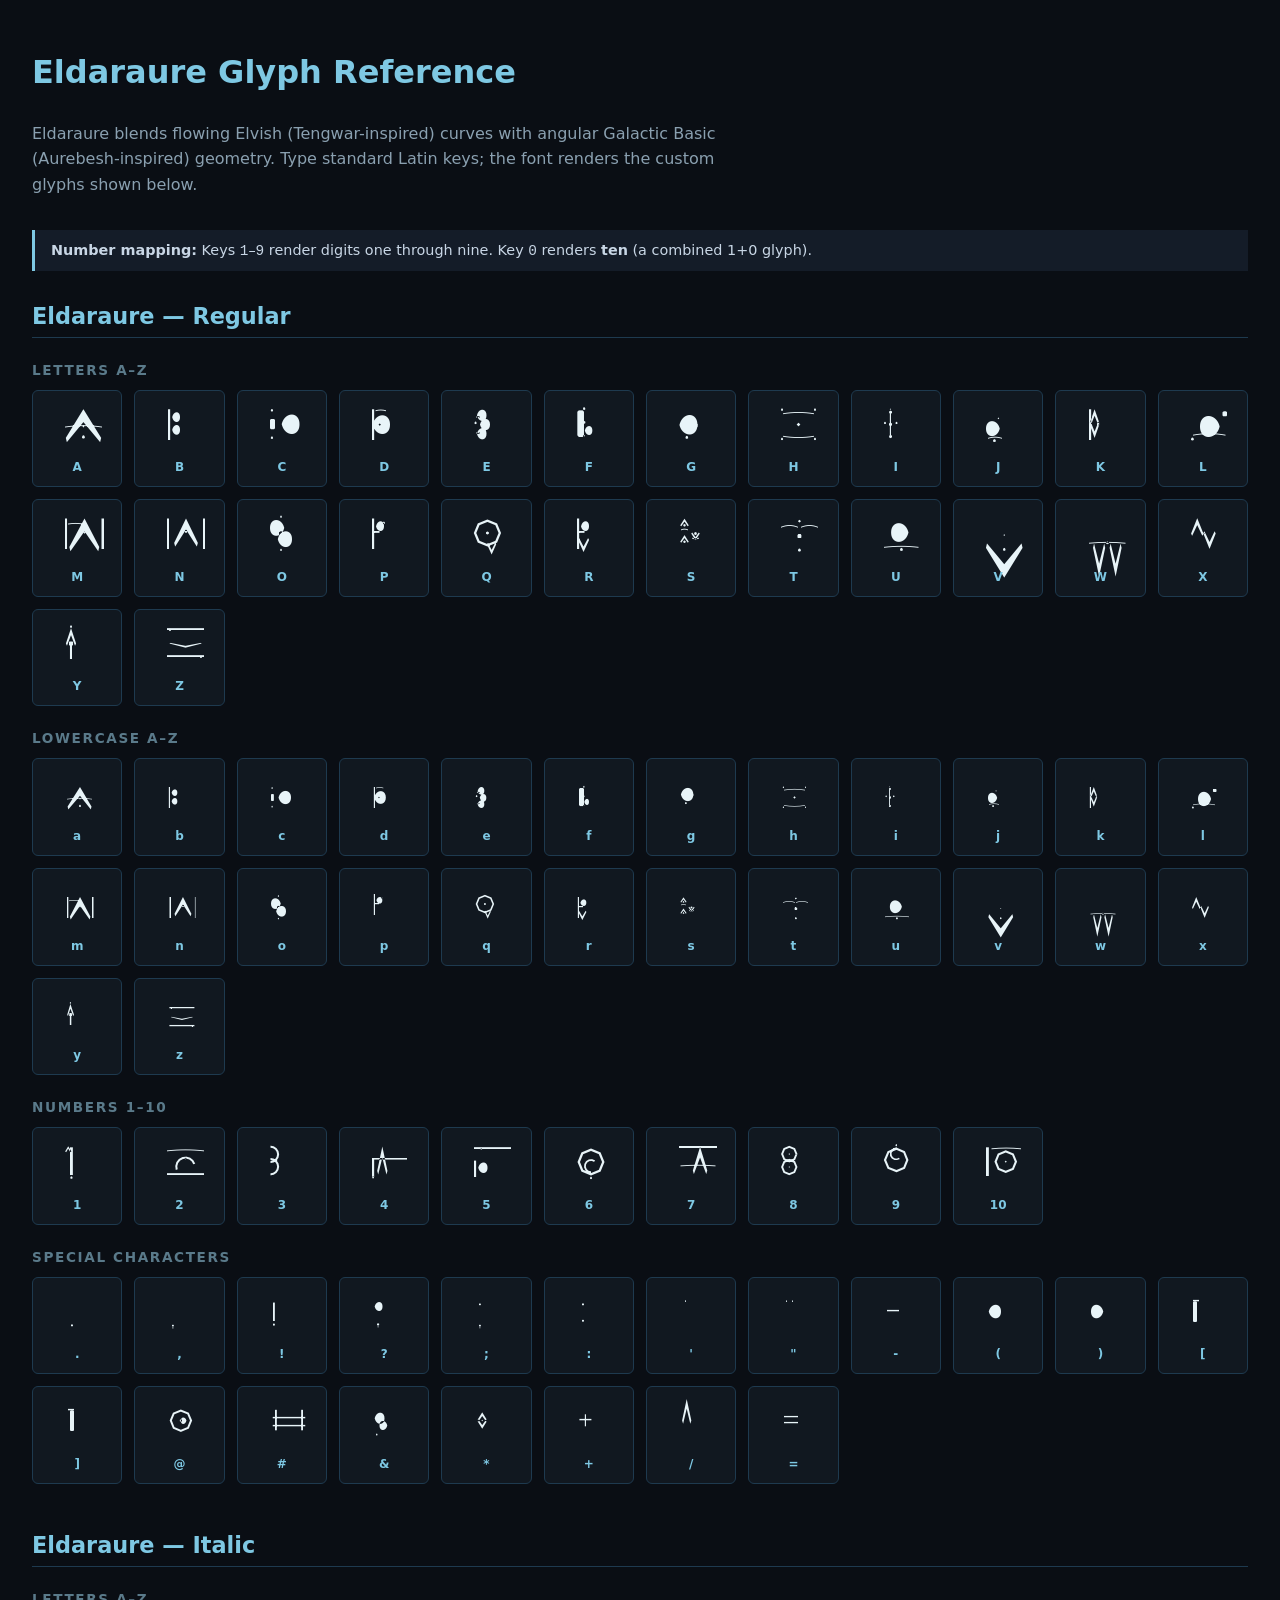
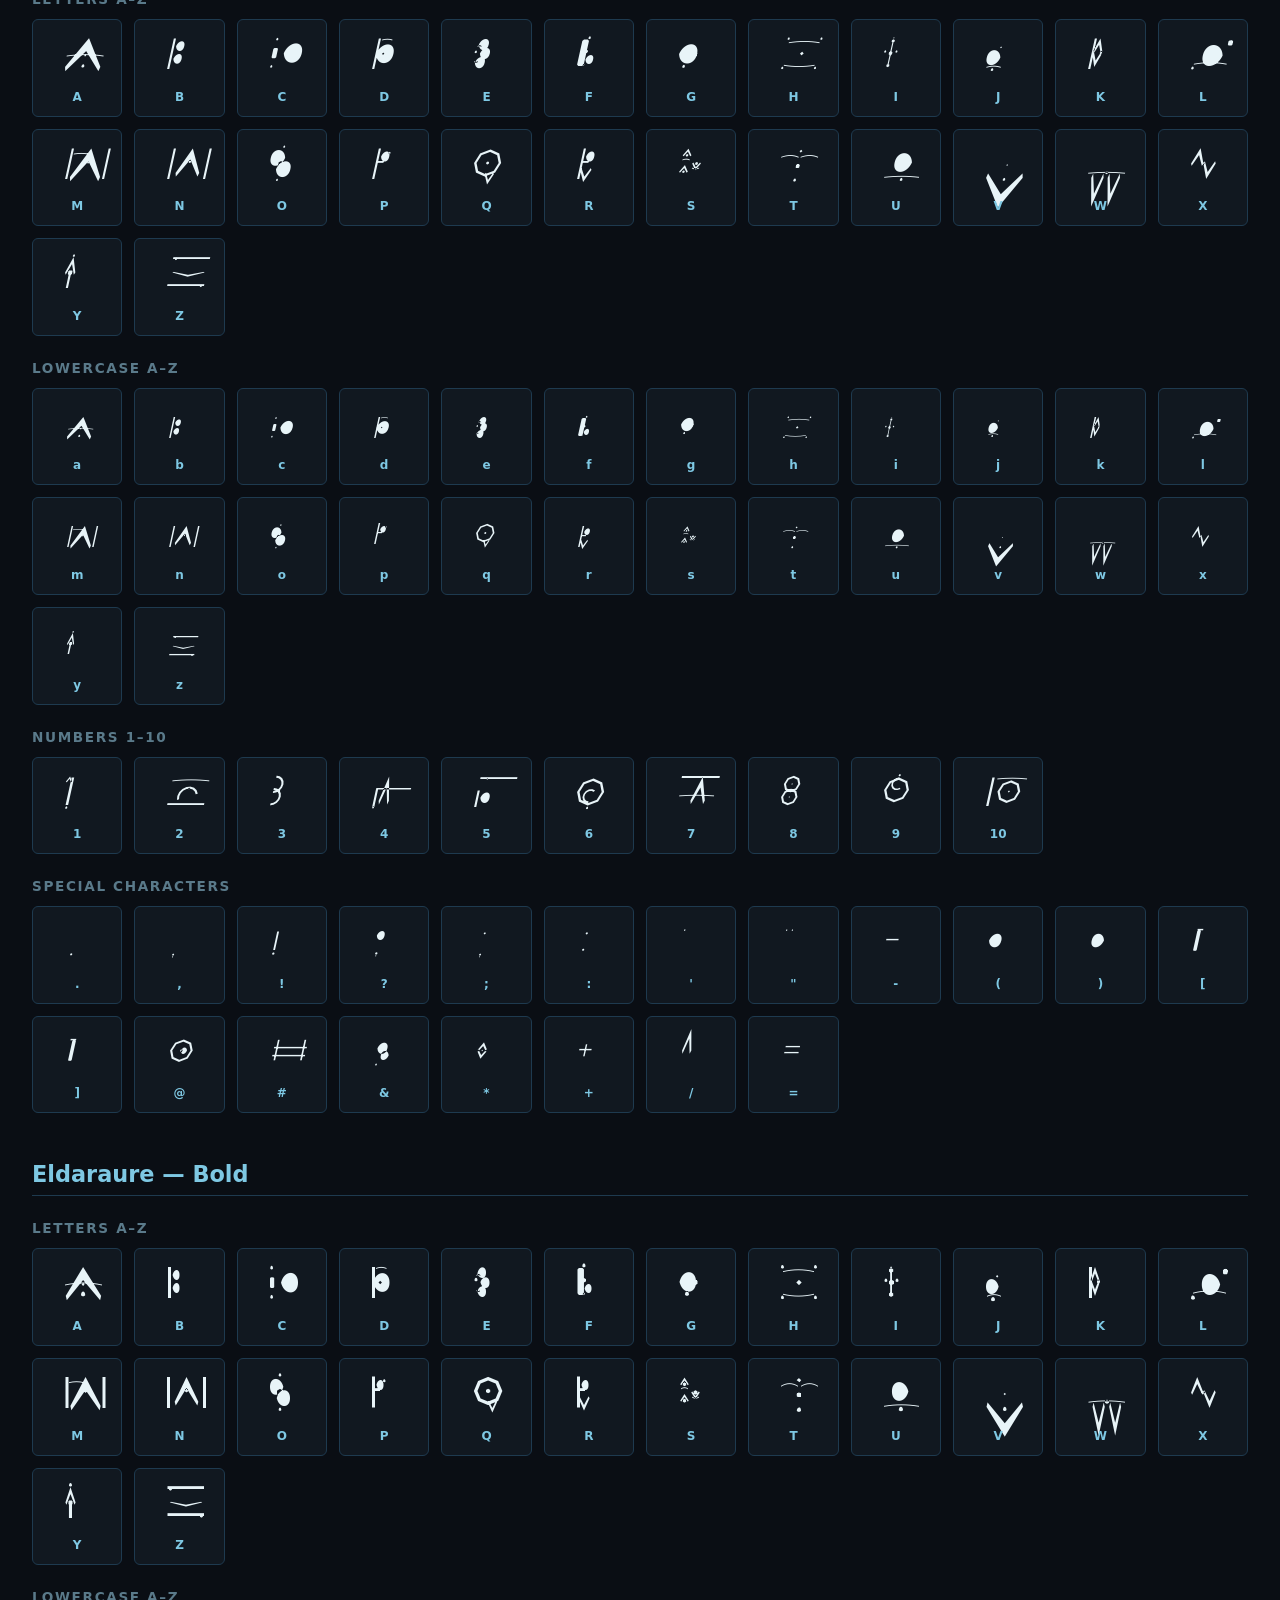
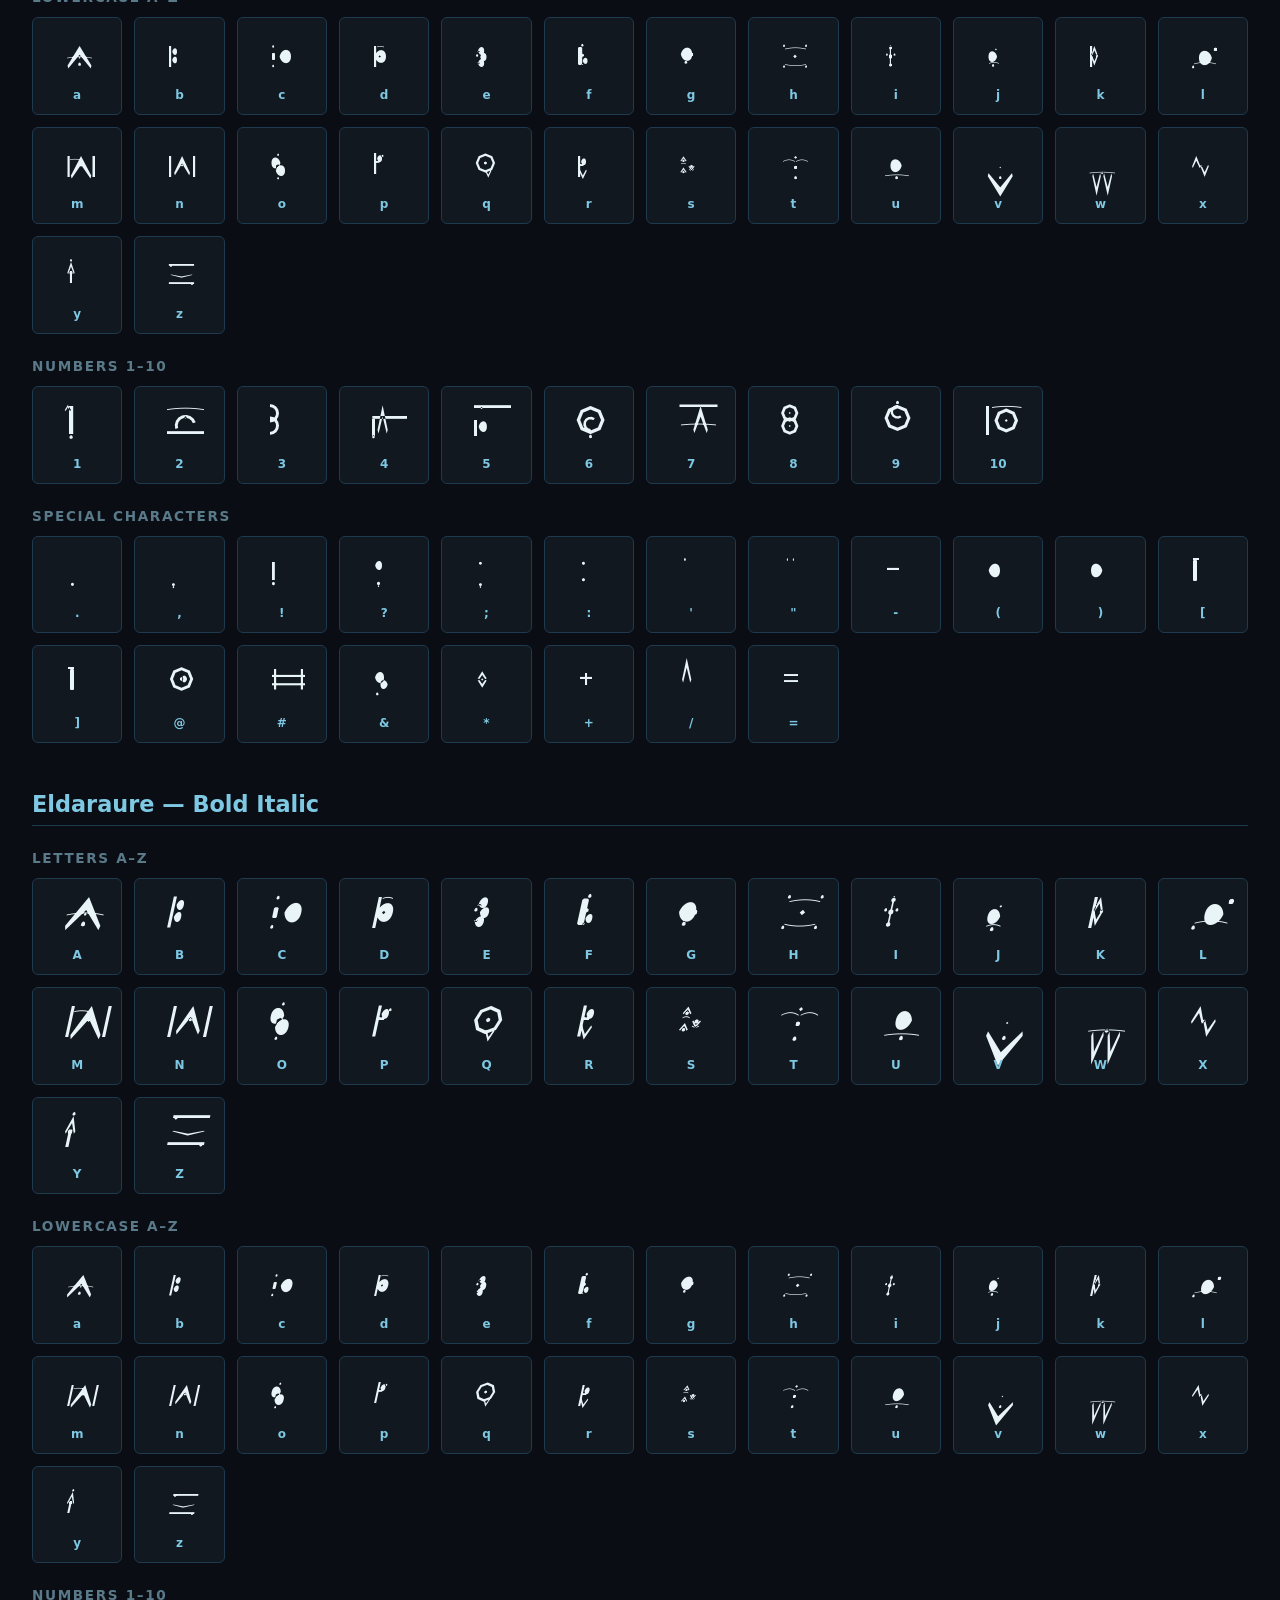
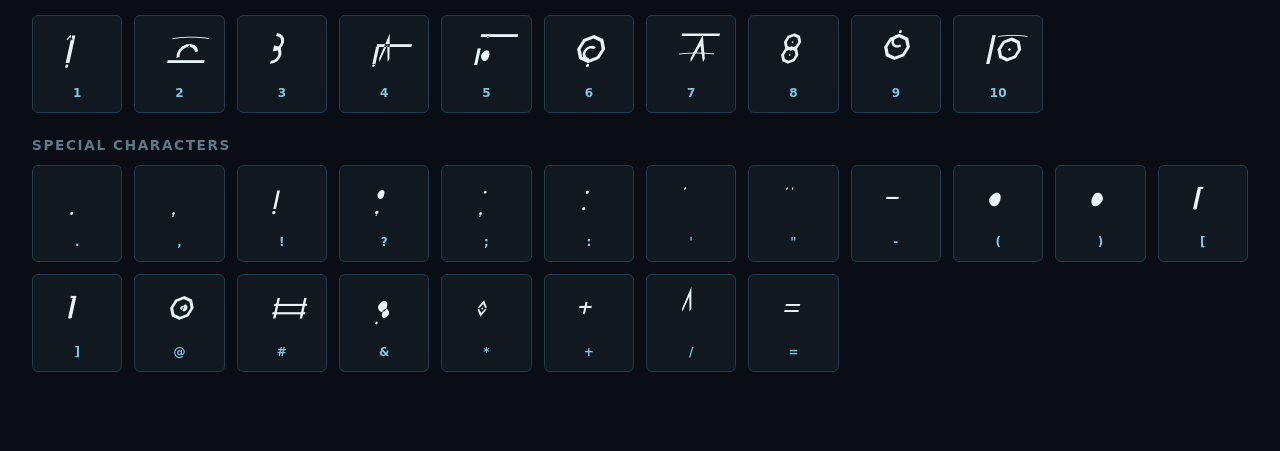
<file: fonts/charts/glyph-reference.html>
<!DOCTYPE html>
<html lang="en">
<head>
  <meta charset="UTF-8">
  <meta name="viewport" content="width=device-width, initial-scale=1.0">
  <title>Eldaraure Glyph Reference Chart</title>
  <style>
    
@font-face {
  font-family: 'Eldaraure';
  src: url('../Eldaraure-Regular.ttf') format('truetype');
  font-weight: 400;
  font-style: normal;
}

@font-face {
  font-family: 'Eldaraure';
  src: url('../Eldaraure-Italic.ttf') format('truetype');
  font-weight: 400;
  font-style: italic;
}

@font-face {
  font-family: 'Eldaraure';
  src: url('../Eldaraure-Bold.ttf') format('truetype');
  font-weight: 700;
  font-style: normal;
}

@font-face {
  font-family: 'Eldaraure';
  src: url('../Eldaraure-BoldItalic.ttf') format('truetype');
  font-weight: 700;
  font-style: italic;
}

    * { box-sizing: border-box; }
    body {
      font-family: 'Segoe UI', system-ui, sans-serif;
      background: #0a0e14;
      color: #c8d6e5;
      margin: 0;
      padding: 2rem;
    }
    h1 {
      font-family: inherit;
      font-size: 1.4rem;
      color: #7ec8e3;
      border-bottom: 1px solid #1e3a4f;
      padding-bottom: 0.5rem;
    }
    h2 {
      font-size: 0.85rem;
      text-transform: uppercase;
      letter-spacing: 0.12em;
      color: #5a7a8a;
      margin: 1.5rem 0 0.75rem;
    }
    .style-block { margin-bottom: 3rem; }
    .style-block .glyph {
      font-family: 'Eldaraure', serif;
      font-size: 3.2rem;
      line-height: 1;
      color: #e8f4f8;
    }
    .regular .glyph { font-weight: 400; font-style: normal; }
    .italic .glyph { font-weight: 400; font-style: italic; }
    .bold .glyph { font-weight: 700; font-style: normal; }
    .bold-italic .glyph { font-weight: 700; font-style: italic; }
    .grid {
      display: grid;
      grid-template-columns: repeat(auto-fill, minmax(90px, 1fr));
      gap: 0.75rem;
    }
    .cell {
      background: #111820;
      border: 1px solid #1e3a4f;
      border-radius: 6px;
      padding: 0.75rem 0.5rem;
      text-align: center;
    }
    .latin {
      font-family: inherit;
      font-size: 0.75rem;
      color: #7ec8e3;
      margin-top: 0.4rem;
      font-weight: 600;
    }
    .intro {
      max-width: 720px;
      line-height: 1.6;
      margin-bottom: 2rem;
      color: #8aa0b0;
    }
    .note {
      background: #141c28;
      border-left: 3px solid #7ec8e3;
      padding: 0.75rem 1rem;
      margin: 1rem 0 2rem;
      font-size: 0.9rem;
    }
  </style>
</head>
<body>
  <h1 style="font-size:2rem;border:none;">Eldaraure Glyph Reference</h1>
  <p class="intro">
    Eldaraure blends flowing Elvish (Tengwar-inspired) curves with angular
    Galactic Basic (Aurebesh-inspired) geometry. Type standard Latin keys;
    the font renders the custom glyphs shown below.
  </p>
  <div class="note">
    <strong>Number mapping:</strong> Keys <code>1</code>–<code>9</code> render digits one through nine.
    Key <code>0</code> renders <strong>ten</strong> (a combined 1+0 glyph).
  </div>
  
    <section class="style-block regular">
      <h1>Eldaraure — Regular</h1>
      
    <h2>Letters A–Z</h2>
    <div class="grid">
      <div class="cell">
        <div class="glyph">A</div>
        <div class="latin">A</div>
      </div>
      <div class="cell">
        <div class="glyph">B</div>
        <div class="latin">B</div>
      </div>
      <div class="cell">
        <div class="glyph">C</div>
        <div class="latin">C</div>
      </div>
      <div class="cell">
        <div class="glyph">D</div>
        <div class="latin">D</div>
      </div>
      <div class="cell">
        <div class="glyph">E</div>
        <div class="latin">E</div>
      </div>
      <div class="cell">
        <div class="glyph">F</div>
        <div class="latin">F</div>
      </div>
      <div class="cell">
        <div class="glyph">G</div>
        <div class="latin">G</div>
      </div>
      <div class="cell">
        <div class="glyph">H</div>
        <div class="latin">H</div>
      </div>
      <div class="cell">
        <div class="glyph">I</div>
        <div class="latin">I</div>
      </div>
      <div class="cell">
        <div class="glyph">J</div>
        <div class="latin">J</div>
      </div>
      <div class="cell">
        <div class="glyph">K</div>
        <div class="latin">K</div>
      </div>
      <div class="cell">
        <div class="glyph">L</div>
        <div class="latin">L</div>
      </div>
      <div class="cell">
        <div class="glyph">M</div>
        <div class="latin">M</div>
      </div>
      <div class="cell">
        <div class="glyph">N</div>
        <div class="latin">N</div>
      </div>
      <div class="cell">
        <div class="glyph">O</div>
        <div class="latin">O</div>
      </div>
      <div class="cell">
        <div class="glyph">P</div>
        <div class="latin">P</div>
      </div>
      <div class="cell">
        <div class="glyph">Q</div>
        <div class="latin">Q</div>
      </div>
      <div class="cell">
        <div class="glyph">R</div>
        <div class="latin">R</div>
      </div>
      <div class="cell">
        <div class="glyph">S</div>
        <div class="latin">S</div>
      </div>
      <div class="cell">
        <div class="glyph">T</div>
        <div class="latin">T</div>
      </div>
      <div class="cell">
        <div class="glyph">U</div>
        <div class="latin">U</div>
      </div>
      <div class="cell">
        <div class="glyph">V</div>
        <div class="latin">V</div>
      </div>
      <div class="cell">
        <div class="glyph">W</div>
        <div class="latin">W</div>
      </div>
      <div class="cell">
        <div class="glyph">X</div>
        <div class="latin">X</div>
      </div>
      <div class="cell">
        <div class="glyph">Y</div>
        <div class="latin">Y</div>
      </div>
      <div class="cell">
        <div class="glyph">Z</div>
        <div class="latin">Z</div>
      </div>
    </div>
      
    <h2>Lowercase a–z</h2>
    <div class="grid">
      <div class="cell">
        <div class="glyph">a</div>
        <div class="latin">a</div>
      </div>
      <div class="cell">
        <div class="glyph">b</div>
        <div class="latin">b</div>
      </div>
      <div class="cell">
        <div class="glyph">c</div>
        <div class="latin">c</div>
      </div>
      <div class="cell">
        <div class="glyph">d</div>
        <div class="latin">d</div>
      </div>
      <div class="cell">
        <div class="glyph">e</div>
        <div class="latin">e</div>
      </div>
      <div class="cell">
        <div class="glyph">f</div>
        <div class="latin">f</div>
      </div>
      <div class="cell">
        <div class="glyph">g</div>
        <div class="latin">g</div>
      </div>
      <div class="cell">
        <div class="glyph">h</div>
        <div class="latin">h</div>
      </div>
      <div class="cell">
        <div class="glyph">i</div>
        <div class="latin">i</div>
      </div>
      <div class="cell">
        <div class="glyph">j</div>
        <div class="latin">j</div>
      </div>
      <div class="cell">
        <div class="glyph">k</div>
        <div class="latin">k</div>
      </div>
      <div class="cell">
        <div class="glyph">l</div>
        <div class="latin">l</div>
      </div>
      <div class="cell">
        <div class="glyph">m</div>
        <div class="latin">m</div>
      </div>
      <div class="cell">
        <div class="glyph">n</div>
        <div class="latin">n</div>
      </div>
      <div class="cell">
        <div class="glyph">o</div>
        <div class="latin">o</div>
      </div>
      <div class="cell">
        <div class="glyph">p</div>
        <div class="latin">p</div>
      </div>
      <div class="cell">
        <div class="glyph">q</div>
        <div class="latin">q</div>
      </div>
      <div class="cell">
        <div class="glyph">r</div>
        <div class="latin">r</div>
      </div>
      <div class="cell">
        <div class="glyph">s</div>
        <div class="latin">s</div>
      </div>
      <div class="cell">
        <div class="glyph">t</div>
        <div class="latin">t</div>
      </div>
      <div class="cell">
        <div class="glyph">u</div>
        <div class="latin">u</div>
      </div>
      <div class="cell">
        <div class="glyph">v</div>
        <div class="latin">v</div>
      </div>
      <div class="cell">
        <div class="glyph">w</div>
        <div class="latin">w</div>
      </div>
      <div class="cell">
        <div class="glyph">x</div>
        <div class="latin">x</div>
      </div>
      <div class="cell">
        <div class="glyph">y</div>
        <div class="latin">y</div>
      </div>
      <div class="cell">
        <div class="glyph">z</div>
        <div class="latin">z</div>
      </div>
    </div>
      
    <h2>Numbers 1–10</h2>
    <div class="grid">
      <div class="cell">
        <div class="glyph">1</div>
        <div class="latin">1</div>
      </div>
      <div class="cell">
        <div class="glyph">2</div>
        <div class="latin">2</div>
      </div>
      <div class="cell">
        <div class="glyph">3</div>
        <div class="latin">3</div>
      </div>
      <div class="cell">
        <div class="glyph">4</div>
        <div class="latin">4</div>
      </div>
      <div class="cell">
        <div class="glyph">5</div>
        <div class="latin">5</div>
      </div>
      <div class="cell">
        <div class="glyph">6</div>
        <div class="latin">6</div>
      </div>
      <div class="cell">
        <div class="glyph">7</div>
        <div class="latin">7</div>
      </div>
      <div class="cell">
        <div class="glyph">8</div>
        <div class="latin">8</div>
      </div>
      <div class="cell">
        <div class="glyph">9</div>
        <div class="latin">9</div>
      </div>
      <div class="cell">
        <div class="glyph">0</div>
        <div class="latin">10</div>
      </div>
    </div>
      
    <h2>Special characters</h2>
    <div class="grid">
      <div class="cell">
        <div class="glyph">.</div>
        <div class="latin">.</div>
      </div>
      <div class="cell">
        <div class="glyph">,</div>
        <div class="latin">,</div>
      </div>
      <div class="cell">
        <div class="glyph">!</div>
        <div class="latin">!</div>
      </div>
      <div class="cell">
        <div class="glyph">?</div>
        <div class="latin">?</div>
      </div>
      <div class="cell">
        <div class="glyph">;</div>
        <div class="latin">;</div>
      </div>
      <div class="cell">
        <div class="glyph">:</div>
        <div class="latin">:</div>
      </div>
      <div class="cell">
        <div class="glyph">'</div>
        <div class="latin">'</div>
      </div>
      <div class="cell">
        <div class="glyph">"</div>
        <div class="latin">"</div>
      </div>
      <div class="cell">
        <div class="glyph">-</div>
        <div class="latin">-</div>
      </div>
      <div class="cell">
        <div class="glyph">(</div>
        <div class="latin">(</div>
      </div>
      <div class="cell">
        <div class="glyph">)</div>
        <div class="latin">)</div>
      </div>
      <div class="cell">
        <div class="glyph">[</div>
        <div class="latin">[</div>
      </div>
      <div class="cell">
        <div class="glyph">]</div>
        <div class="latin">]</div>
      </div>
      <div class="cell">
        <div class="glyph">@</div>
        <div class="latin">@</div>
      </div>
      <div class="cell">
        <div class="glyph">#</div>
        <div class="latin">#</div>
      </div>
      <div class="cell">
        <div class="glyph">&</div>
        <div class="latin">&</div>
      </div>
      <div class="cell">
        <div class="glyph">*</div>
        <div class="latin">*</div>
      </div>
      <div class="cell">
        <div class="glyph">+</div>
        <div class="latin">+</div>
      </div>
      <div class="cell">
        <div class="glyph">/</div>
        <div class="latin">/</div>
      </div>
      <div class="cell">
        <div class="glyph">=</div>
        <div class="latin">=</div>
      </div>
    </div>
    </section>
    <section class="style-block italic">
      <h1>Eldaraure — Italic</h1>
      
    <h2>Letters A–Z</h2>
    <div class="grid">
      <div class="cell">
        <div class="glyph">A</div>
        <div class="latin">A</div>
      </div>
      <div class="cell">
        <div class="glyph">B</div>
        <div class="latin">B</div>
      </div>
      <div class="cell">
        <div class="glyph">C</div>
        <div class="latin">C</div>
      </div>
      <div class="cell">
        <div class="glyph">D</div>
        <div class="latin">D</div>
      </div>
      <div class="cell">
        <div class="glyph">E</div>
        <div class="latin">E</div>
      </div>
      <div class="cell">
        <div class="glyph">F</div>
        <div class="latin">F</div>
      </div>
      <div class="cell">
        <div class="glyph">G</div>
        <div class="latin">G</div>
      </div>
      <div class="cell">
        <div class="glyph">H</div>
        <div class="latin">H</div>
      </div>
      <div class="cell">
        <div class="glyph">I</div>
        <div class="latin">I</div>
      </div>
      <div class="cell">
        <div class="glyph">J</div>
        <div class="latin">J</div>
      </div>
      <div class="cell">
        <div class="glyph">K</div>
        <div class="latin">K</div>
      </div>
      <div class="cell">
        <div class="glyph">L</div>
        <div class="latin">L</div>
      </div>
      <div class="cell">
        <div class="glyph">M</div>
        <div class="latin">M</div>
      </div>
      <div class="cell">
        <div class="glyph">N</div>
        <div class="latin">N</div>
      </div>
      <div class="cell">
        <div class="glyph">O</div>
        <div class="latin">O</div>
      </div>
      <div class="cell">
        <div class="glyph">P</div>
        <div class="latin">P</div>
      </div>
      <div class="cell">
        <div class="glyph">Q</div>
        <div class="latin">Q</div>
      </div>
      <div class="cell">
        <div class="glyph">R</div>
        <div class="latin">R</div>
      </div>
      <div class="cell">
        <div class="glyph">S</div>
        <div class="latin">S</div>
      </div>
      <div class="cell">
        <div class="glyph">T</div>
        <div class="latin">T</div>
      </div>
      <div class="cell">
        <div class="glyph">U</div>
        <div class="latin">U</div>
      </div>
      <div class="cell">
        <div class="glyph">V</div>
        <div class="latin">V</div>
      </div>
      <div class="cell">
        <div class="glyph">W</div>
        <div class="latin">W</div>
      </div>
      <div class="cell">
        <div class="glyph">X</div>
        <div class="latin">X</div>
      </div>
      <div class="cell">
        <div class="glyph">Y</div>
        <div class="latin">Y</div>
      </div>
      <div class="cell">
        <div class="glyph">Z</div>
        <div class="latin">Z</div>
      </div>
    </div>
      
    <h2>Lowercase a–z</h2>
    <div class="grid">
      <div class="cell">
        <div class="glyph">a</div>
        <div class="latin">a</div>
      </div>
      <div class="cell">
        <div class="glyph">b</div>
        <div class="latin">b</div>
      </div>
      <div class="cell">
        <div class="glyph">c</div>
        <div class="latin">c</div>
      </div>
      <div class="cell">
        <div class="glyph">d</div>
        <div class="latin">d</div>
      </div>
      <div class="cell">
        <div class="glyph">e</div>
        <div class="latin">e</div>
      </div>
      <div class="cell">
        <div class="glyph">f</div>
        <div class="latin">f</div>
      </div>
      <div class="cell">
        <div class="glyph">g</div>
        <div class="latin">g</div>
      </div>
      <div class="cell">
        <div class="glyph">h</div>
        <div class="latin">h</div>
      </div>
      <div class="cell">
        <div class="glyph">i</div>
        <div class="latin">i</div>
      </div>
      <div class="cell">
        <div class="glyph">j</div>
        <div class="latin">j</div>
      </div>
      <div class="cell">
        <div class="glyph">k</div>
        <div class="latin">k</div>
      </div>
      <div class="cell">
        <div class="glyph">l</div>
        <div class="latin">l</div>
      </div>
      <div class="cell">
        <div class="glyph">m</div>
        <div class="latin">m</div>
      </div>
      <div class="cell">
        <div class="glyph">n</div>
        <div class="latin">n</div>
      </div>
      <div class="cell">
        <div class="glyph">o</div>
        <div class="latin">o</div>
      </div>
      <div class="cell">
        <div class="glyph">p</div>
        <div class="latin">p</div>
      </div>
      <div class="cell">
        <div class="glyph">q</div>
        <div class="latin">q</div>
      </div>
      <div class="cell">
        <div class="glyph">r</div>
        <div class="latin">r</div>
      </div>
      <div class="cell">
        <div class="glyph">s</div>
        <div class="latin">s</div>
      </div>
      <div class="cell">
        <div class="glyph">t</div>
        <div class="latin">t</div>
      </div>
      <div class="cell">
        <div class="glyph">u</div>
        <div class="latin">u</div>
      </div>
      <div class="cell">
        <div class="glyph">v</div>
        <div class="latin">v</div>
      </div>
      <div class="cell">
        <div class="glyph">w</div>
        <div class="latin">w</div>
      </div>
      <div class="cell">
        <div class="glyph">x</div>
        <div class="latin">x</div>
      </div>
      <div class="cell">
        <div class="glyph">y</div>
        <div class="latin">y</div>
      </div>
      <div class="cell">
        <div class="glyph">z</div>
        <div class="latin">z</div>
      </div>
    </div>
      
    <h2>Numbers 1–10</h2>
    <div class="grid">
      <div class="cell">
        <div class="glyph">1</div>
        <div class="latin">1</div>
      </div>
      <div class="cell">
        <div class="glyph">2</div>
        <div class="latin">2</div>
      </div>
      <div class="cell">
        <div class="glyph">3</div>
        <div class="latin">3</div>
      </div>
      <div class="cell">
        <div class="glyph">4</div>
        <div class="latin">4</div>
      </div>
      <div class="cell">
        <div class="glyph">5</div>
        <div class="latin">5</div>
      </div>
      <div class="cell">
        <div class="glyph">6</div>
        <div class="latin">6</div>
      </div>
      <div class="cell">
        <div class="glyph">7</div>
        <div class="latin">7</div>
      </div>
      <div class="cell">
        <div class="glyph">8</div>
        <div class="latin">8</div>
      </div>
      <div class="cell">
        <div class="glyph">9</div>
        <div class="latin">9</div>
      </div>
      <div class="cell">
        <div class="glyph">0</div>
        <div class="latin">10</div>
      </div>
    </div>
      
    <h2>Special characters</h2>
    <div class="grid">
      <div class="cell">
        <div class="glyph">.</div>
        <div class="latin">.</div>
      </div>
      <div class="cell">
        <div class="glyph">,</div>
        <div class="latin">,</div>
      </div>
      <div class="cell">
        <div class="glyph">!</div>
        <div class="latin">!</div>
      </div>
      <div class="cell">
        <div class="glyph">?</div>
        <div class="latin">?</div>
      </div>
      <div class="cell">
        <div class="glyph">;</div>
        <div class="latin">;</div>
      </div>
      <div class="cell">
        <div class="glyph">:</div>
        <div class="latin">:</div>
      </div>
      <div class="cell">
        <div class="glyph">'</div>
        <div class="latin">'</div>
      </div>
      <div class="cell">
        <div class="glyph">"</div>
        <div class="latin">"</div>
      </div>
      <div class="cell">
        <div class="glyph">-</div>
        <div class="latin">-</div>
      </div>
      <div class="cell">
        <div class="glyph">(</div>
        <div class="latin">(</div>
      </div>
      <div class="cell">
        <div class="glyph">)</div>
        <div class="latin">)</div>
      </div>
      <div class="cell">
        <div class="glyph">[</div>
        <div class="latin">[</div>
      </div>
      <div class="cell">
        <div class="glyph">]</div>
        <div class="latin">]</div>
      </div>
      <div class="cell">
        <div class="glyph">@</div>
        <div class="latin">@</div>
      </div>
      <div class="cell">
        <div class="glyph">#</div>
        <div class="latin">#</div>
      </div>
      <div class="cell">
        <div class="glyph">&</div>
        <div class="latin">&</div>
      </div>
      <div class="cell">
        <div class="glyph">*</div>
        <div class="latin">*</div>
      </div>
      <div class="cell">
        <div class="glyph">+</div>
        <div class="latin">+</div>
      </div>
      <div class="cell">
        <div class="glyph">/</div>
        <div class="latin">/</div>
      </div>
      <div class="cell">
        <div class="glyph">=</div>
        <div class="latin">=</div>
      </div>
    </div>
    </section>
    <section class="style-block bold">
      <h1>Eldaraure — Bold</h1>
      
    <h2>Letters A–Z</h2>
    <div class="grid">
      <div class="cell">
        <div class="glyph">A</div>
        <div class="latin">A</div>
      </div>
      <div class="cell">
        <div class="glyph">B</div>
        <div class="latin">B</div>
      </div>
      <div class="cell">
        <div class="glyph">C</div>
        <div class="latin">C</div>
      </div>
      <div class="cell">
        <div class="glyph">D</div>
        <div class="latin">D</div>
      </div>
      <div class="cell">
        <div class="glyph">E</div>
        <div class="latin">E</div>
      </div>
      <div class="cell">
        <div class="glyph">F</div>
        <div class="latin">F</div>
      </div>
      <div class="cell">
        <div class="glyph">G</div>
        <div class="latin">G</div>
      </div>
      <div class="cell">
        <div class="glyph">H</div>
        <div class="latin">H</div>
      </div>
      <div class="cell">
        <div class="glyph">I</div>
        <div class="latin">I</div>
      </div>
      <div class="cell">
        <div class="glyph">J</div>
        <div class="latin">J</div>
      </div>
      <div class="cell">
        <div class="glyph">K</div>
        <div class="latin">K</div>
      </div>
      <div class="cell">
        <div class="glyph">L</div>
        <div class="latin">L</div>
      </div>
      <div class="cell">
        <div class="glyph">M</div>
        <div class="latin">M</div>
      </div>
      <div class="cell">
        <div class="glyph">N</div>
        <div class="latin">N</div>
      </div>
      <div class="cell">
        <div class="glyph">O</div>
        <div class="latin">O</div>
      </div>
      <div class="cell">
        <div class="glyph">P</div>
        <div class="latin">P</div>
      </div>
      <div class="cell">
        <div class="glyph">Q</div>
        <div class="latin">Q</div>
      </div>
      <div class="cell">
        <div class="glyph">R</div>
        <div class="latin">R</div>
      </div>
      <div class="cell">
        <div class="glyph">S</div>
        <div class="latin">S</div>
      </div>
      <div class="cell">
        <div class="glyph">T</div>
        <div class="latin">T</div>
      </div>
      <div class="cell">
        <div class="glyph">U</div>
        <div class="latin">U</div>
      </div>
      <div class="cell">
        <div class="glyph">V</div>
        <div class="latin">V</div>
      </div>
      <div class="cell">
        <div class="glyph">W</div>
        <div class="latin">W</div>
      </div>
      <div class="cell">
        <div class="glyph">X</div>
        <div class="latin">X</div>
      </div>
      <div class="cell">
        <div class="glyph">Y</div>
        <div class="latin">Y</div>
      </div>
      <div class="cell">
        <div class="glyph">Z</div>
        <div class="latin">Z</div>
      </div>
    </div>
      
    <h2>Lowercase a–z</h2>
    <div class="grid">
      <div class="cell">
        <div class="glyph">a</div>
        <div class="latin">a</div>
      </div>
      <div class="cell">
        <div class="glyph">b</div>
        <div class="latin">b</div>
      </div>
      <div class="cell">
        <div class="glyph">c</div>
        <div class="latin">c</div>
      </div>
      <div class="cell">
        <div class="glyph">d</div>
        <div class="latin">d</div>
      </div>
      <div class="cell">
        <div class="glyph">e</div>
        <div class="latin">e</div>
      </div>
      <div class="cell">
        <div class="glyph">f</div>
        <div class="latin">f</div>
      </div>
      <div class="cell">
        <div class="glyph">g</div>
        <div class="latin">g</div>
      </div>
      <div class="cell">
        <div class="glyph">h</div>
        <div class="latin">h</div>
      </div>
      <div class="cell">
        <div class="glyph">i</div>
        <div class="latin">i</div>
      </div>
      <div class="cell">
        <div class="glyph">j</div>
        <div class="latin">j</div>
      </div>
      <div class="cell">
        <div class="glyph">k</div>
        <div class="latin">k</div>
      </div>
      <div class="cell">
        <div class="glyph">l</div>
        <div class="latin">l</div>
      </div>
      <div class="cell">
        <div class="glyph">m</div>
        <div class="latin">m</div>
      </div>
      <div class="cell">
        <div class="glyph">n</div>
        <div class="latin">n</div>
      </div>
      <div class="cell">
        <div class="glyph">o</div>
        <div class="latin">o</div>
      </div>
      <div class="cell">
        <div class="glyph">p</div>
        <div class="latin">p</div>
      </div>
      <div class="cell">
        <div class="glyph">q</div>
        <div class="latin">q</div>
      </div>
      <div class="cell">
        <div class="glyph">r</div>
        <div class="latin">r</div>
      </div>
      <div class="cell">
        <div class="glyph">s</div>
        <div class="latin">s</div>
      </div>
      <div class="cell">
        <div class="glyph">t</div>
        <div class="latin">t</div>
      </div>
      <div class="cell">
        <div class="glyph">u</div>
        <div class="latin">u</div>
      </div>
      <div class="cell">
        <div class="glyph">v</div>
        <div class="latin">v</div>
      </div>
      <div class="cell">
        <div class="glyph">w</div>
        <div class="latin">w</div>
      </div>
      <div class="cell">
        <div class="glyph">x</div>
        <div class="latin">x</div>
      </div>
      <div class="cell">
        <div class="glyph">y</div>
        <div class="latin">y</div>
      </div>
      <div class="cell">
        <div class="glyph">z</div>
        <div class="latin">z</div>
      </div>
    </div>
      
    <h2>Numbers 1–10</h2>
    <div class="grid">
      <div class="cell">
        <div class="glyph">1</div>
        <div class="latin">1</div>
      </div>
      <div class="cell">
        <div class="glyph">2</div>
        <div class="latin">2</div>
      </div>
      <div class="cell">
        <div class="glyph">3</div>
        <div class="latin">3</div>
      </div>
      <div class="cell">
        <div class="glyph">4</div>
        <div class="latin">4</div>
      </div>
      <div class="cell">
        <div class="glyph">5</div>
        <div class="latin">5</div>
      </div>
      <div class="cell">
        <div class="glyph">6</div>
        <div class="latin">6</div>
      </div>
      <div class="cell">
        <div class="glyph">7</div>
        <div class="latin">7</div>
      </div>
      <div class="cell">
        <div class="glyph">8</div>
        <div class="latin">8</div>
      </div>
      <div class="cell">
        <div class="glyph">9</div>
        <div class="latin">9</div>
      </div>
      <div class="cell">
        <div class="glyph">0</div>
        <div class="latin">10</div>
      </div>
    </div>
      
    <h2>Special characters</h2>
    <div class="grid">
      <div class="cell">
        <div class="glyph">.</div>
        <div class="latin">.</div>
      </div>
      <div class="cell">
        <div class="glyph">,</div>
        <div class="latin">,</div>
      </div>
      <div class="cell">
        <div class="glyph">!</div>
        <div class="latin">!</div>
      </div>
      <div class="cell">
        <div class="glyph">?</div>
        <div class="latin">?</div>
      </div>
      <div class="cell">
        <div class="glyph">;</div>
        <div class="latin">;</div>
      </div>
      <div class="cell">
        <div class="glyph">:</div>
        <div class="latin">:</div>
      </div>
      <div class="cell">
        <div class="glyph">'</div>
        <div class="latin">'</div>
      </div>
      <div class="cell">
        <div class="glyph">"</div>
        <div class="latin">"</div>
      </div>
      <div class="cell">
        <div class="glyph">-</div>
        <div class="latin">-</div>
      </div>
      <div class="cell">
        <div class="glyph">(</div>
        <div class="latin">(</div>
      </div>
      <div class="cell">
        <div class="glyph">)</div>
        <div class="latin">)</div>
      </div>
      <div class="cell">
        <div class="glyph">[</div>
        <div class="latin">[</div>
      </div>
      <div class="cell">
        <div class="glyph">]</div>
        <div class="latin">]</div>
      </div>
      <div class="cell">
        <div class="glyph">@</div>
        <div class="latin">@</div>
      </div>
      <div class="cell">
        <div class="glyph">#</div>
        <div class="latin">#</div>
      </div>
      <div class="cell">
        <div class="glyph">&</div>
        <div class="latin">&</div>
      </div>
      <div class="cell">
        <div class="glyph">*</div>
        <div class="latin">*</div>
      </div>
      <div class="cell">
        <div class="glyph">+</div>
        <div class="latin">+</div>
      </div>
      <div class="cell">
        <div class="glyph">/</div>
        <div class="latin">/</div>
      </div>
      <div class="cell">
        <div class="glyph">=</div>
        <div class="latin">=</div>
      </div>
    </div>
    </section>
    <section class="style-block bold-italic">
      <h1>Eldaraure — Bold Italic</h1>
      
    <h2>Letters A–Z</h2>
    <div class="grid">
      <div class="cell">
        <div class="glyph">A</div>
        <div class="latin">A</div>
      </div>
      <div class="cell">
        <div class="glyph">B</div>
        <div class="latin">B</div>
      </div>
      <div class="cell">
        <div class="glyph">C</div>
        <div class="latin">C</div>
      </div>
      <div class="cell">
        <div class="glyph">D</div>
        <div class="latin">D</div>
      </div>
      <div class="cell">
        <div class="glyph">E</div>
        <div class="latin">E</div>
      </div>
      <div class="cell">
        <div class="glyph">F</div>
        <div class="latin">F</div>
      </div>
      <div class="cell">
        <div class="glyph">G</div>
        <div class="latin">G</div>
      </div>
      <div class="cell">
        <div class="glyph">H</div>
        <div class="latin">H</div>
      </div>
      <div class="cell">
        <div class="glyph">I</div>
        <div class="latin">I</div>
      </div>
      <div class="cell">
        <div class="glyph">J</div>
        <div class="latin">J</div>
      </div>
      <div class="cell">
        <div class="glyph">K</div>
        <div class="latin">K</div>
      </div>
      <div class="cell">
        <div class="glyph">L</div>
        <div class="latin">L</div>
      </div>
      <div class="cell">
        <div class="glyph">M</div>
        <div class="latin">M</div>
      </div>
      <div class="cell">
        <div class="glyph">N</div>
        <div class="latin">N</div>
      </div>
      <div class="cell">
        <div class="glyph">O</div>
        <div class="latin">O</div>
      </div>
      <div class="cell">
        <div class="glyph">P</div>
        <div class="latin">P</div>
      </div>
      <div class="cell">
        <div class="glyph">Q</div>
        <div class="latin">Q</div>
      </div>
      <div class="cell">
        <div class="glyph">R</div>
        <div class="latin">R</div>
      </div>
      <div class="cell">
        <div class="glyph">S</div>
        <div class="latin">S</div>
      </div>
      <div class="cell">
        <div class="glyph">T</div>
        <div class="latin">T</div>
      </div>
      <div class="cell">
        <div class="glyph">U</div>
        <div class="latin">U</div>
      </div>
      <div class="cell">
        <div class="glyph">V</div>
        <div class="latin">V</div>
      </div>
      <div class="cell">
        <div class="glyph">W</div>
        <div class="latin">W</div>
      </div>
      <div class="cell">
        <div class="glyph">X</div>
        <div class="latin">X</div>
      </div>
      <div class="cell">
        <div class="glyph">Y</div>
        <div class="latin">Y</div>
      </div>
      <div class="cell">
        <div class="glyph">Z</div>
        <div class="latin">Z</div>
      </div>
    </div>
      
    <h2>Lowercase a–z</h2>
    <div class="grid">
      <div class="cell">
        <div class="glyph">a</div>
        <div class="latin">a</div>
      </div>
      <div class="cell">
        <div class="glyph">b</div>
        <div class="latin">b</div>
      </div>
      <div class="cell">
        <div class="glyph">c</div>
        <div class="latin">c</div>
      </div>
      <div class="cell">
        <div class="glyph">d</div>
        <div class="latin">d</div>
      </div>
      <div class="cell">
        <div class="glyph">e</div>
        <div class="latin">e</div>
      </div>
      <div class="cell">
        <div class="glyph">f</div>
        <div class="latin">f</div>
      </div>
      <div class="cell">
        <div class="glyph">g</div>
        <div class="latin">g</div>
      </div>
      <div class="cell">
        <div class="glyph">h</div>
        <div class="latin">h</div>
      </div>
      <div class="cell">
        <div class="glyph">i</div>
        <div class="latin">i</div>
      </div>
      <div class="cell">
        <div class="glyph">j</div>
        <div class="latin">j</div>
      </div>
      <div class="cell">
        <div class="glyph">k</div>
        <div class="latin">k</div>
      </div>
      <div class="cell">
        <div class="glyph">l</div>
        <div class="latin">l</div>
      </div>
      <div class="cell">
        <div class="glyph">m</div>
        <div class="latin">m</div>
      </div>
      <div class="cell">
        <div class="glyph">n</div>
        <div class="latin">n</div>
      </div>
      <div class="cell">
        <div class="glyph">o</div>
        <div class="latin">o</div>
      </div>
      <div class="cell">
        <div class="glyph">p</div>
        <div class="latin">p</div>
      </div>
      <div class="cell">
        <div class="glyph">q</div>
        <div class="latin">q</div>
      </div>
      <div class="cell">
        <div class="glyph">r</div>
        <div class="latin">r</div>
      </div>
      <div class="cell">
        <div class="glyph">s</div>
        <div class="latin">s</div>
      </div>
      <div class="cell">
        <div class="glyph">t</div>
        <div class="latin">t</div>
      </div>
      <div class="cell">
        <div class="glyph">u</div>
        <div class="latin">u</div>
      </div>
      <div class="cell">
        <div class="glyph">v</div>
        <div class="latin">v</div>
      </div>
      <div class="cell">
        <div class="glyph">w</div>
        <div class="latin">w</div>
      </div>
      <div class="cell">
        <div class="glyph">x</div>
        <div class="latin">x</div>
      </div>
      <div class="cell">
        <div class="glyph">y</div>
        <div class="latin">y</div>
      </div>
      <div class="cell">
        <div class="glyph">z</div>
        <div class="latin">z</div>
      </div>
    </div>
      
    <h2>Numbers 1–10</h2>
    <div class="grid">
      <div class="cell">
        <div class="glyph">1</div>
        <div class="latin">1</div>
      </div>
      <div class="cell">
        <div class="glyph">2</div>
        <div class="latin">2</div>
      </div>
      <div class="cell">
        <div class="glyph">3</div>
        <div class="latin">3</div>
      </div>
      <div class="cell">
        <div class="glyph">4</div>
        <div class="latin">4</div>
      </div>
      <div class="cell">
        <div class="glyph">5</div>
        <div class="latin">5</div>
      </div>
      <div class="cell">
        <div class="glyph">6</div>
        <div class="latin">6</div>
      </div>
      <div class="cell">
        <div class="glyph">7</div>
        <div class="latin">7</div>
      </div>
      <div class="cell">
        <div class="glyph">8</div>
        <div class="latin">8</div>
      </div>
      <div class="cell">
        <div class="glyph">9</div>
        <div class="latin">9</div>
      </div>
      <div class="cell">
        <div class="glyph">0</div>
        <div class="latin">10</div>
      </div>
    </div>
      
    <h2>Special characters</h2>
    <div class="grid">
      <div class="cell">
        <div class="glyph">.</div>
        <div class="latin">.</div>
      </div>
      <div class="cell">
        <div class="glyph">,</div>
        <div class="latin">,</div>
      </div>
      <div class="cell">
        <div class="glyph">!</div>
        <div class="latin">!</div>
      </div>
      <div class="cell">
        <div class="glyph">?</div>
        <div class="latin">?</div>
      </div>
      <div class="cell">
        <div class="glyph">;</div>
        <div class="latin">;</div>
      </div>
      <div class="cell">
        <div class="glyph">:</div>
        <div class="latin">:</div>
      </div>
      <div class="cell">
        <div class="glyph">'</div>
        <div class="latin">'</div>
      </div>
      <div class="cell">
        <div class="glyph">"</div>
        <div class="latin">"</div>
      </div>
      <div class="cell">
        <div class="glyph">-</div>
        <div class="latin">-</div>
      </div>
      <div class="cell">
        <div class="glyph">(</div>
        <div class="latin">(</div>
      </div>
      <div class="cell">
        <div class="glyph">)</div>
        <div class="latin">)</div>
      </div>
      <div class="cell">
        <div class="glyph">[</div>
        <div class="latin">[</div>
      </div>
      <div class="cell">
        <div class="glyph">]</div>
        <div class="latin">]</div>
      </div>
      <div class="cell">
        <div class="glyph">@</div>
        <div class="latin">@</div>
      </div>
      <div class="cell">
        <div class="glyph">#</div>
        <div class="latin">#</div>
      </div>
      <div class="cell">
        <div class="glyph">&</div>
        <div class="latin">&</div>
      </div>
      <div class="cell">
        <div class="glyph">*</div>
        <div class="latin">*</div>
      </div>
      <div class="cell">
        <div class="glyph">+</div>
        <div class="latin">+</div>
      </div>
      <div class="cell">
        <div class="glyph">/</div>
        <div class="latin">/</div>
      </div>
      <div class="cell">
        <div class="glyph">=</div>
        <div class="latin">=</div>
      </div>
    </div>
    </section>
</body>
</html>
</file>
